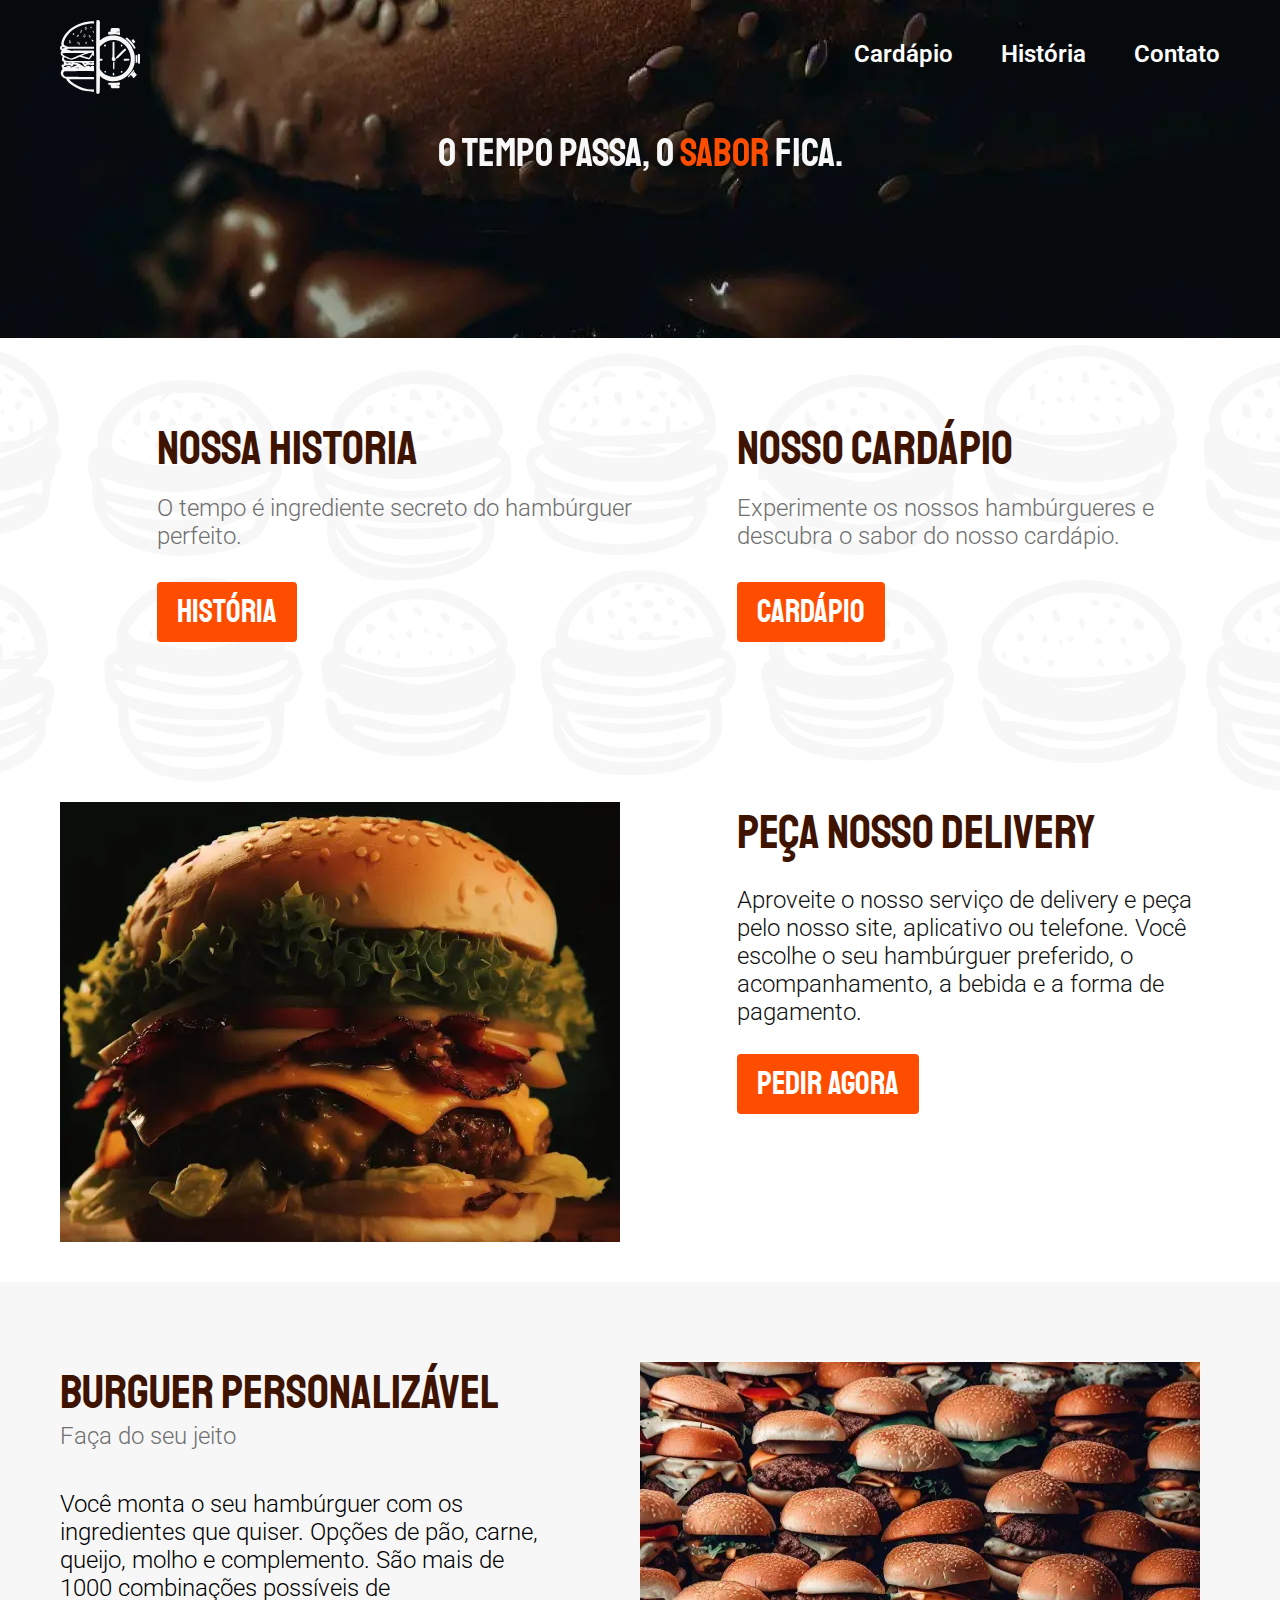
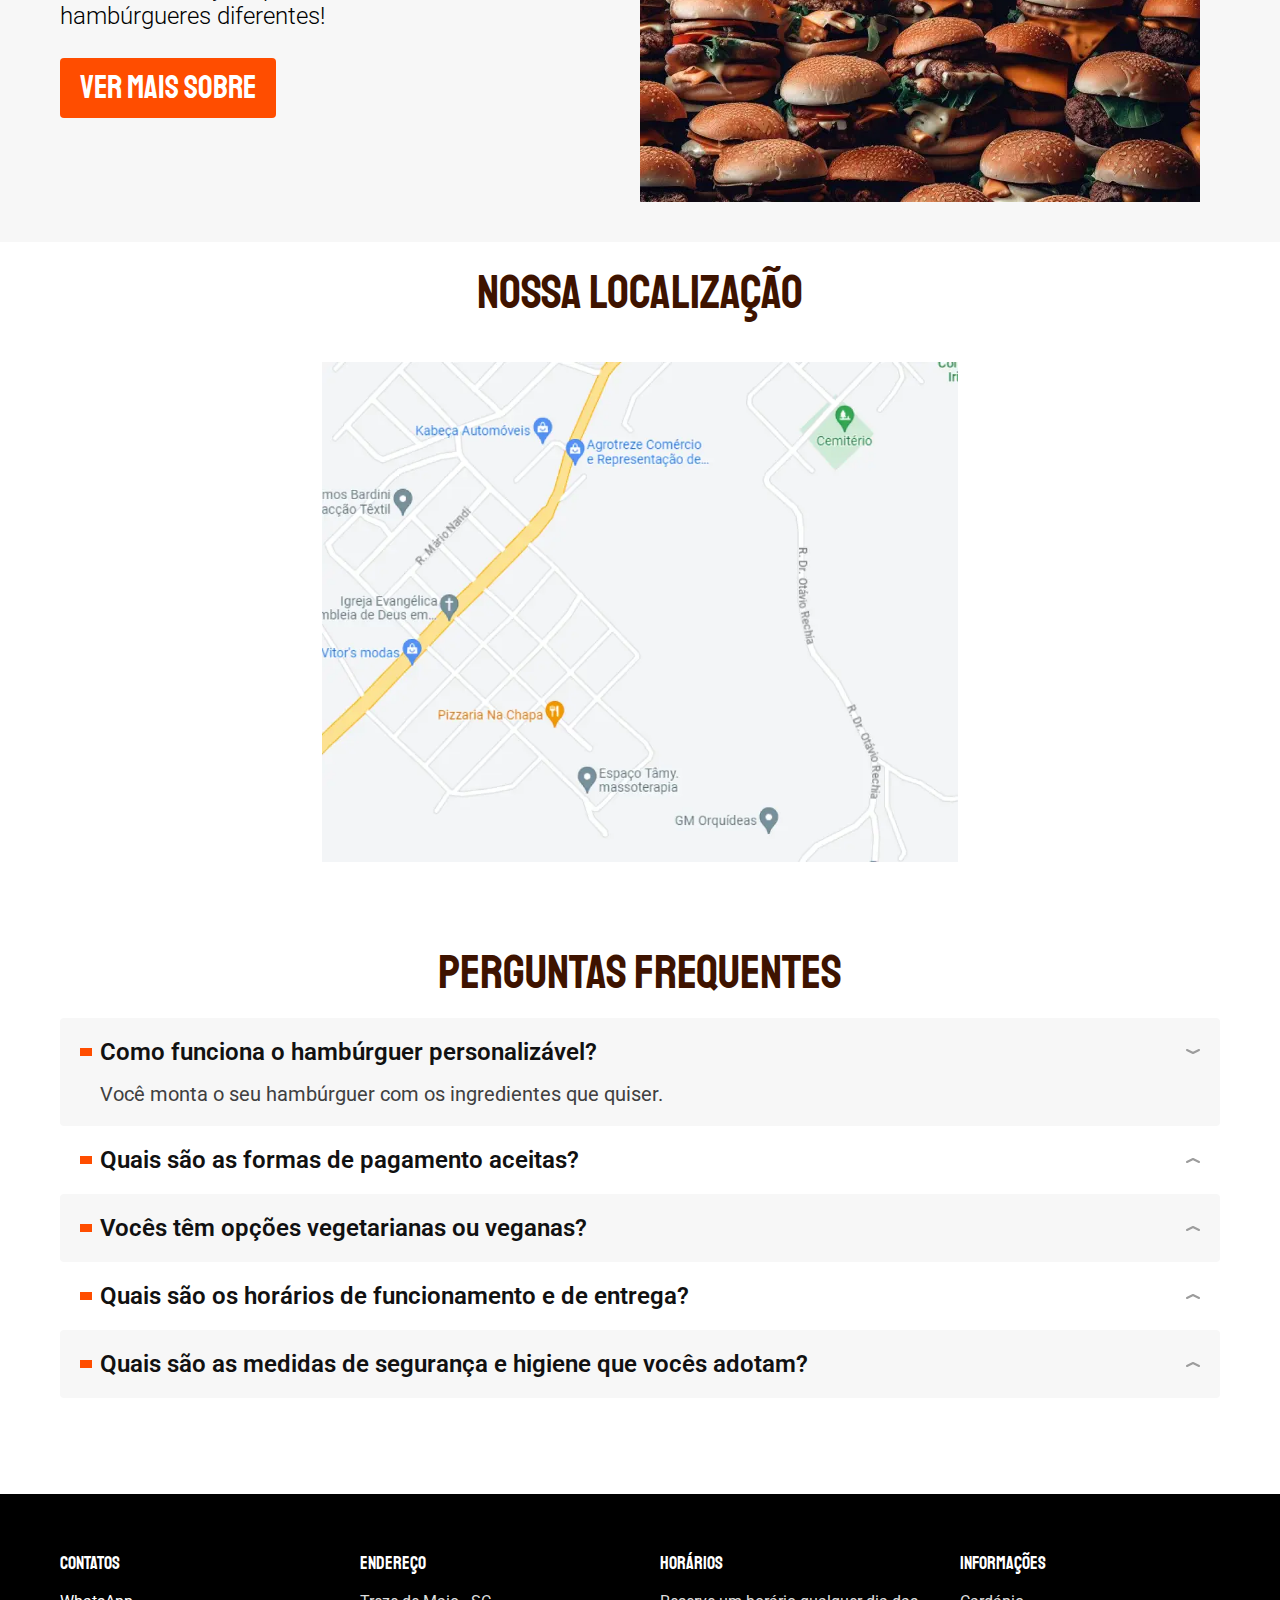
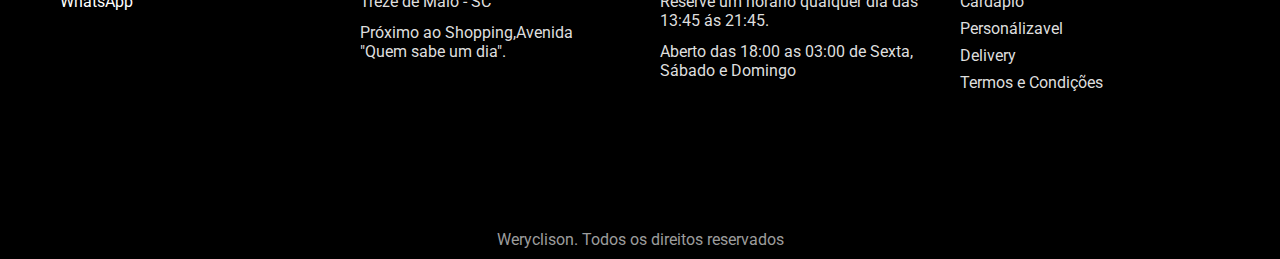
<file: index.html>
<!DOCTYPE html>
<html lang="pt-br">

<head>
  <meta charset="UTF-8">
  <meta name="viewport" content="width=device-width, initial-scale=1.0">
  <meta name="description" content="Hamburgueria em Treze de Maio,Haburgueres personálizaveis,Burguer Delivery,Fast Foods">
  <title>Burguer Time</title>
  <link rel="preload" href="./css/style.css">
  <link rel="stylesheet" href="./css/style.css">

  <link rel="preconnect" href="https://fonts.googleapis.com">
  <link rel="preconnect" href="https://fonts.gstatic.com" crossorigin>
  <link href="https://fonts.googleapis.com/css2?family=Roboto:wght@300;400;700&family=Staatliches&display=swap" rel="stylesheet">
  <link rel=" icon" href="img/logo-g.svg" type="image/x-icon">

</head>

<body>
  <header class="header-bg">
    <div class="header container">
      <div class="header-menu">
        <a href="./index.html"><img src="img/logo-g.svg" alt="Logo"></a>

        <nav>
          <ul class="header-menu font-2-g cor-0">

            <li> <a href="./monte-voce-mesmo.html">Cardápio </a></li>


            <li><a href="./historia.html">História </a></li>


            <li><a href="#contato">Contato </a></li>

          </ul>
        </nav>
      </div>
      <h1 class="font-1-g cor-1 fadeInDown  ">O tempo passa, o <span class="cor-p1">sabor</span> fica.</h1>
    </div>
  </header>
  <article class="introducao-bg">
    <div class="introducao container">
      <div class="introducao-historia">
        <h2 class="font-1-m cor-p5">Nossa historia</h2>
        <span class="font-2-m cor-7">O tempo é ingrediente secreto do hambúrguer perfeito.</span>
        <a class="botao" id="a" href="./historia.html">História</a>
      </div>
      <div class="introducao-cardapio">
        <h2 class="font-1-m cor-p5 ">Nosso Cardápio</h2>
        <span class="font-2-m cor-7">Experimente os nossos hambúrgueres e descubra o sabor do nosso cardápio.</span>
        <a class="botao" href="./monte-voce-mesmo.html">Cardápio</a>
      </div>
    </div>
  </article>
  <article id="delivery" class="delivery container">

    <div class="delivery-img">
      <img src="./img/burguer-delivery-g.webp" alt="Hamburguer">
    </div>
    <div class="delivery-conteudo">
      <h2 class="font-1-m cor-p5">Peça nosso delivery</h2>
      <p class="font-2-m cor-11">Aproveite o nosso serviço de delivery e peça pelo nosso site, aplicativo ou telefone. Você escolhe o seu hambúrguer preferido, o acompanhamento, a bebida e a forma de pagamento.</p>
      <a class="botao" href="./monte-voce-mesmo.html">Pedir agora</a>
    </div>

  </article>
  <article class="personalizavel-bg">
    <div class="personalizavel container">

      <div class="personalizavel-conteudo">
        <h2 class="font-1-m cor-p5">Burguer Personalizável</h2>
        <span class="font-2-m cor-7">Faça do seu jeito</span>

        <p class="font-2-m">Você monta o seu hambúrguer com os ingredientes que quiser. Opções de pão, carne, queijo, molho e complemento. São mais de 1000 combinações possíveis de hambúrgueres diferentes!</p>
        <a class="botao" href="./monte-voce-mesmo.html">Ver mais sobre</a>
      </div>
      <div class="personalizavel-img">
        <img src="./img/burguer-personalizavel-g.webp" alt="varios hamburgueres diferentes">
      </div>

    </div>
  </article>

  <section class="localizacao container">
    <h2 class="font-1-m cor-p5">nossa localização</h2>
    <img src="./img/localizacao-g.webp" alt="Localização">
  </section>



  <section class="perguntas container">
    <h2 class="font-1-m cor-p5">Perguntas Frequentes</h2>
    <dl>
      <div>
        <dt><button class="font-2-g cor-11 " aria-controls="pergunta1" aria-expanded="true">Como funciona o hambúrguer personalizável?</button></dt>
        <dd id="pergunta1" class="font-2-p cor-9  ativa">Você monta o seu hambúrguer com os ingredientes que quiser.</dd>
      </div>

      <div>
        <dt><button class="font-2-g cor-11" aria-controls="pergunta2" aria-expanded="false">Quais são as formas de pagamento aceitas?</button></dt>
        <dd id="pergunta2" class="font-2-p cor-9 ">Aceitamos dinheiro, cartão, vale-refeição e PIX. Você paga na hora.</dd>
      </div>
      <div>
        <dt><button class="font-2-g cor-11" aria-controls="pergunta3" aria-expanded="false">Vocês têm opções vegetarianas ou veganas?</button></dt>
        <dd id="pergunta3" class="font-2-p cor-9">Sim, temos. Temos hambúrgueres vegetais e queijos vegetais. Você personaliza o seu.</dd>
      </div>
      <div>
        <dt><button class="font-2-g cor-11" aria-controls="pergunta4" aria-expanded="false">Quais são os horários de funcionamento e de entrega?</button></dt>
        <dd id="pergunta4" class="font-2-p cor-9">Sextas-feiras à noite.</dd>
      </div>
      <div>
        <dt><button class="font-2-g cor-11" aria-controls="pergunta5" aria-expanded="false">Quais são as medidas de segurança e higiene que vocês adotam?</button></dt>
        <dd id="pergunta5" class="font-2-p cor-9">Tomamos banho,todo dia.</dd>

      </div>
    </dl>
  </section>
  <footer id="contato" class="footer-bg ">
    <div class="footer container">
      <div>
        <h3 class="font-1-p cor-0">contatos</h3>
        <a href="https://whatsa.me/554896561838/?t=oi%20weryclison,vim%20pelo%20site">
          <P class="font-2-pp cor-0">WhatsApp</P>
        </a>

      </div>
      <div>
        <h3 class="font-1-p cor-0">endereço</h3>
        <p class="font-2-pp cor-3">Treze de Maio - SC</p>
        <p class="font-2-pp cor-3">Próximo ao Shopping,Avenida "Quem sabe um dia".</p>
      </div>
      <div>
        <h3 class="font-1-p cor-0">horários </h3>
        <p class="font-2-pp cor-3 cor-3">Reserve um horário qualquer dia das 13:45 ás 21:45.</p>
        <p class="font-2-pp cor-3 cor-3">Aberto das 18:00 as 03:00 de Sexta, Sábado e Domingo</p>
      </div>
      <div>
        <h3 class="font-1-p cor-0">informações</h3>
        <ul class="font-2-pp cor-3">
          <li><a href="./">Cardápio</a></li>
          <li><a href="./">Personálizavel</a></li>
          <li><a href="./ ">Delivery</a></li>
          <li><a href="https://weryclison.github.io/weryportfolio.github.io/">Termos e Condições</a></li>
        </ul>
      </div>
    </div>
  </footer>
  <section class="rodape">
    <span class="font-2-pp cor-6">Weryclison. Todos os direitos reservados</span>
  </section>


  <script src="./js/script.js"></script>
</body>

</html>
</file>
<file: css/style.css>
@import "../css/utilidades/componentes.css";
@import "../css/utilidades/cores.css";
@import "../css/utilidades/tipografia.css";

@import "../css/global/global.css";
@import "../css/global/header.css";
@import "../css/global/footer.css";

@import "../css/home/introducao.css";
@import "../css/home/delivery.css";
@import "../css/home/localizacao.css";
@import "../css/home/personalizavel.css";
@import "../css/home/perguntas.css";
@import "./global/animacao.css";
@import "../css/historia/historia.css";
@import "../css/montevoce/montevoce.css";
</file>
